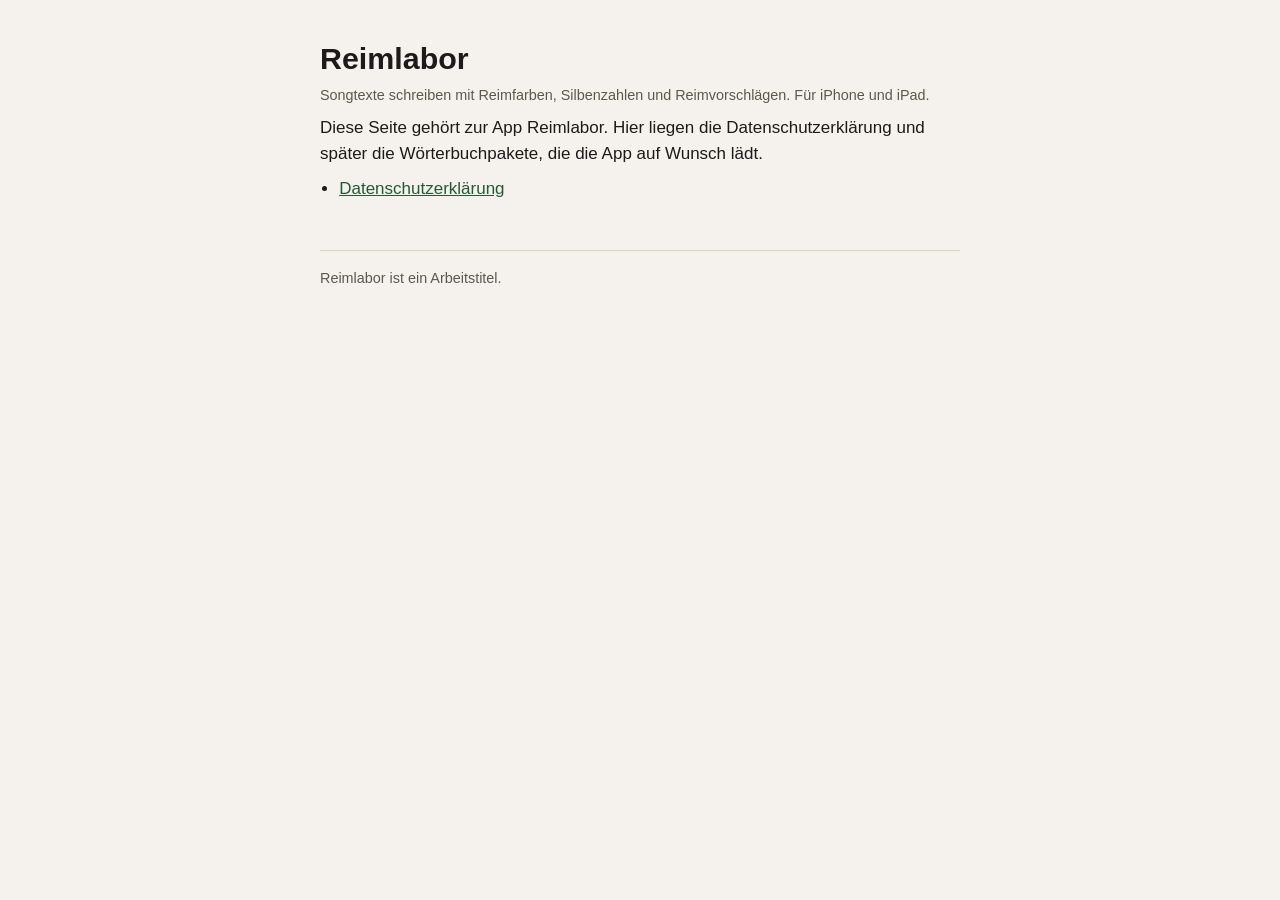
<file: index.html>
<!doctype html>
<html lang="de">
<head>
<meta charset="utf-8">
<meta name="viewport" content="width=device-width, initial-scale=1">
<title>Reimlabor</title>
<link rel="stylesheet" href="style.css">
</head>
<body>
<main>
<h1>Reimlabor</h1>
<p class="meta">Songtexte schreiben mit Reimfarben, Silbenzahlen und Reimvorschlägen. Für iPhone und iPad.</p>
<p>Diese Seite gehört zur App Reimlabor. Hier liegen die Datenschutzerklärung und später die Wörterbuchpakete, die die App auf Wunsch lädt.</p>
<ul>
<li><a href="datenschutz.html">Datenschutzerklärung</a></li>
</ul>
<footer>Reimlabor ist ein Arbeitstitel.</footer>
</main>
</body>
</html>
</file>
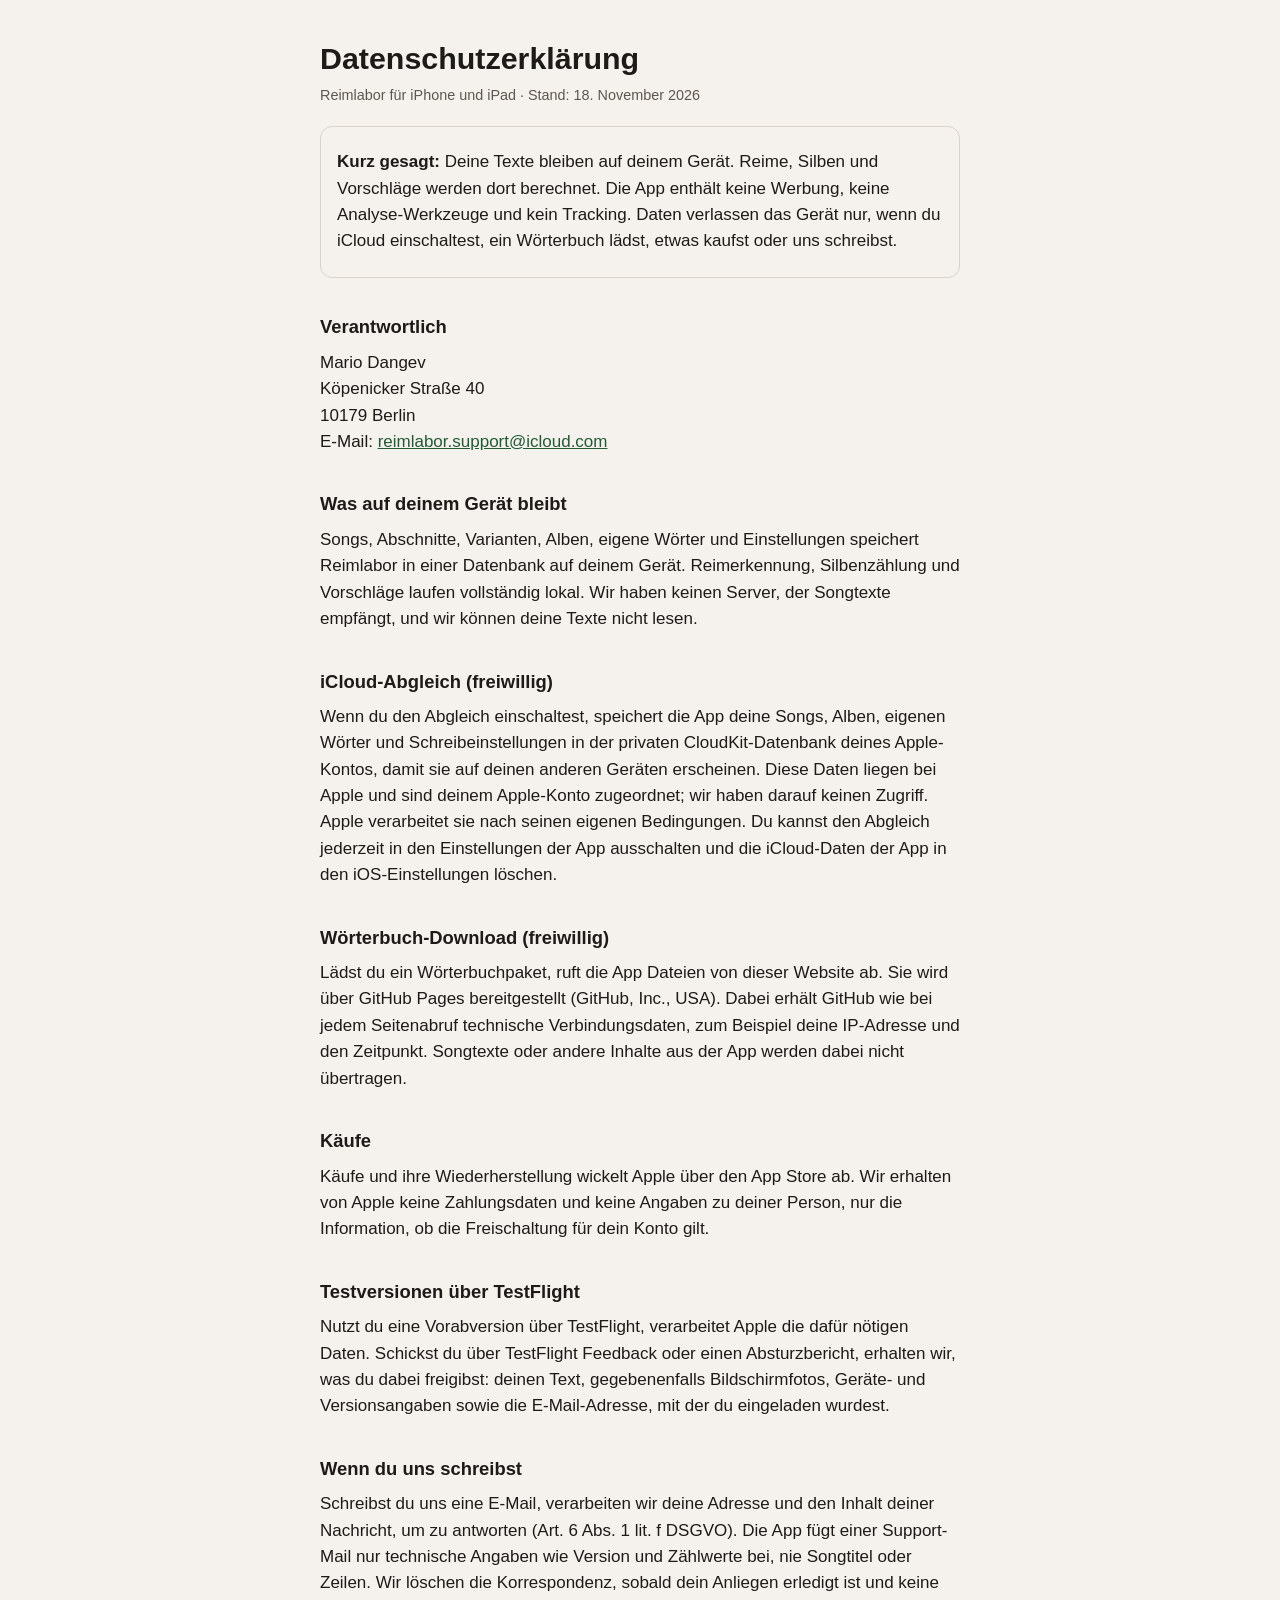
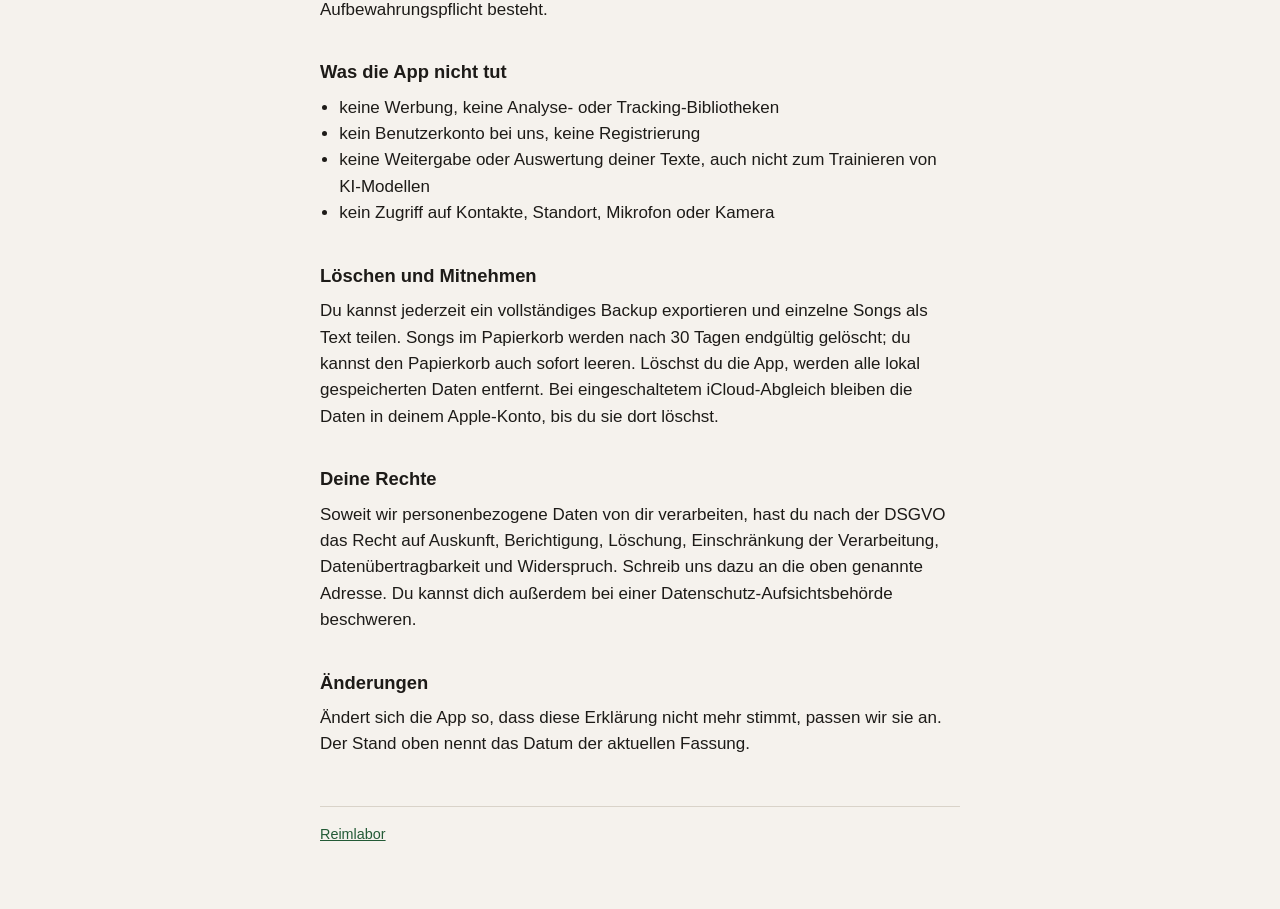
<file: datenschutz.html>
<!doctype html>
<html lang="de">
<head>
<meta charset="utf-8">
<meta name="viewport" content="width=device-width, initial-scale=1">
<title>Datenschutz – Reimlabor</title>
<link rel="stylesheet" href="style.css">
</head>
<body>
<main>
<h1>Datenschutzerklärung</h1>
<p class="meta">Reimlabor für iPhone und iPad · Stand: 18. November 2026</p>

<div class="box">
<p><strong>Kurz gesagt:</strong> Deine Texte bleiben auf deinem Gerät. Reime, Silben und Vorschläge werden dort berechnet. Die App enthält keine Werbung, keine Analyse-Werkzeuge und kein Tracking. Daten verlassen das Gerät nur, wenn du iCloud einschaltest, ein Wörterbuch lädst, etwas kaufst oder uns schreibst.</p>
</div>

<h2>Verantwortlich</h2>
<p>Mario Dangev<br>Köpenicker Straße 40<br>10179 Berlin<br>E-Mail: <a href="mailto:reimlabor.support@icloud.com">reimlabor.support@icloud.com</a></p>

<h2>Was auf deinem Gerät bleibt</h2>
<p>Songs, Abschnitte, Varianten, Alben, eigene Wörter und Einstellungen speichert Reimlabor in einer Datenbank auf deinem Gerät. Reimerkennung, Silbenzählung und Vorschläge laufen vollständig lokal. Wir haben keinen Server, der Songtexte empfängt, und wir können deine Texte nicht lesen.</p>

<h2>iCloud-Abgleich (freiwillig)</h2>
<p>Wenn du den Abgleich einschaltest, speichert die App deine Songs, Alben, eigenen Wörter und Schreibeinstellungen in der privaten CloudKit-Datenbank deines Apple-Kontos, damit sie auf deinen anderen Geräten erscheinen. Diese Daten liegen bei Apple und sind deinem Apple-Konto zugeordnet; wir haben darauf keinen Zugriff. Apple verarbeitet sie nach seinen eigenen Bedingungen. Du kannst den Abgleich jederzeit in den Einstellungen der App ausschalten und die iCloud-Daten der App in den iOS-Einstellungen löschen.</p>

<h2>Wörterbuch-Download (freiwillig)</h2>
<p>Lädst du ein Wörterbuchpaket, ruft die App Dateien von dieser Website ab. Sie wird über GitHub Pages bereitgestellt (GitHub, Inc., USA). Dabei erhält GitHub wie bei jedem Seitenabruf technische Verbindungsdaten, zum Beispiel deine IP-Adresse und den Zeitpunkt. Songtexte oder andere Inhalte aus der App werden dabei nicht übertragen.</p>

<h2>Käufe</h2>
<p>Käufe und ihre Wiederherstellung wickelt Apple über den App Store ab. Wir erhalten von Apple keine Zahlungsdaten und keine Angaben zu deiner Person, nur die Information, ob die Freischaltung für dein Konto gilt.</p>

<h2>Testversionen über TestFlight</h2>
<p>Nutzt du eine Vorabversion über TestFlight, verarbeitet Apple die dafür nötigen Daten. Schickst du über TestFlight Feedback oder einen Absturzbericht, erhalten wir, was du dabei freigibst: deinen Text, gegebenenfalls Bildschirmfotos, Geräte- und Versionsangaben sowie die E-Mail-Adresse, mit der du eingeladen wurdest.</p>

<h2>Wenn du uns schreibst</h2>
<p>Schreibst du uns eine E-Mail, verarbeiten wir deine Adresse und den Inhalt deiner Nachricht, um zu antworten (Art. 6 Abs. 1 lit. f DSGVO). Die App fügt einer Support-Mail nur technische Angaben wie Version und Zählwerte bei, nie Songtitel oder Zeilen. Wir löschen die Korrespondenz, sobald dein Anliegen erledigt ist und keine Aufbewahrungspflicht besteht.</p>

<h2>Was die App nicht tut</h2>
<ul>
<li>keine Werbung, keine Analyse- oder Tracking-Bibliotheken</li>
<li>kein Benutzerkonto bei uns, keine Registrierung</li>
<li>keine Weitergabe oder Auswertung deiner Texte, auch nicht zum Trainieren von KI-Modellen</li>
<li>kein Zugriff auf Kontakte, Standort, Mikrofon oder Kamera</li>
</ul>

<h2>Löschen und Mitnehmen</h2>
<p>Du kannst jederzeit ein vollständiges Backup exportieren und einzelne Songs als Text teilen. Songs im Papierkorb werden nach 30 Tagen endgültig gelöscht; du kannst den Papierkorb auch sofort leeren. Löschst du die App, werden alle lokal gespeicherten Daten entfernt. Bei eingeschaltetem iCloud-Abgleich bleiben die Daten in deinem Apple-Konto, bis du sie dort löschst.</p>

<h2>Deine Rechte</h2>
<p>Soweit wir personenbezogene Daten von dir verarbeiten, hast du nach der DSGVO das Recht auf Auskunft, Berichtigung, Löschung, Einschränkung der Verarbeitung, Datenübertragbarkeit und Widerspruch. Schreib uns dazu an die oben genannte Adresse. Du kannst dich außerdem bei einer Datenschutz-Aufsichtsbehörde beschweren.</p>

<h2>Änderungen</h2>
<p>Ändert sich die App so, dass diese Erklärung nicht mehr stimmt, passen wir sie an. Der Stand oben nennt das Datum der aktuellen Fassung.</p>

<footer><a href="index.html">Reimlabor</a></footer>
</main>
</body>
</html>
</file>
<file: style.css>
:root { --bg: #f5f2ed; --fg: #1d1b18; --muted: #5c574f; --accent: #235a36; --line: #d9d3c9; }
@media (prefers-color-scheme: dark) { :root { --bg: #141311; --fg: #f1ede6; --muted: #b3ada3; --accent: #88ecac; --line: #34312c; } }
* { box-sizing: border-box; }
body { margin: 0; background: var(--bg); color: var(--fg); font: 17px/1.55 -apple-system, BlinkMacSystemFont, "Segoe UI", Roboto, sans-serif; }
main { max-width: 42rem; margin: 0 auto; padding: 2.5rem 1rem 4rem; }
h1 { font-size: 1.9rem; line-height: 1.2; margin: 0 0 .25rem; }
h2 { font-size: 1.15rem; margin: 2.2rem 0 .4rem; }
p, ul { margin: .5rem 0; }
ul { padding-left: 1.2rem; }
a { color: var(--accent); }
.meta { color: var(--muted); font-size: .9rem; }
.box { border: 1px solid var(--line); border-radius: 12px; padding: .9rem 1rem; margin: 1.2rem 0; }
footer { margin-top: 3rem; padding-top: 1rem; border-top: 1px solid var(--line); color: var(--muted); font-size: .9rem; }
</file>
